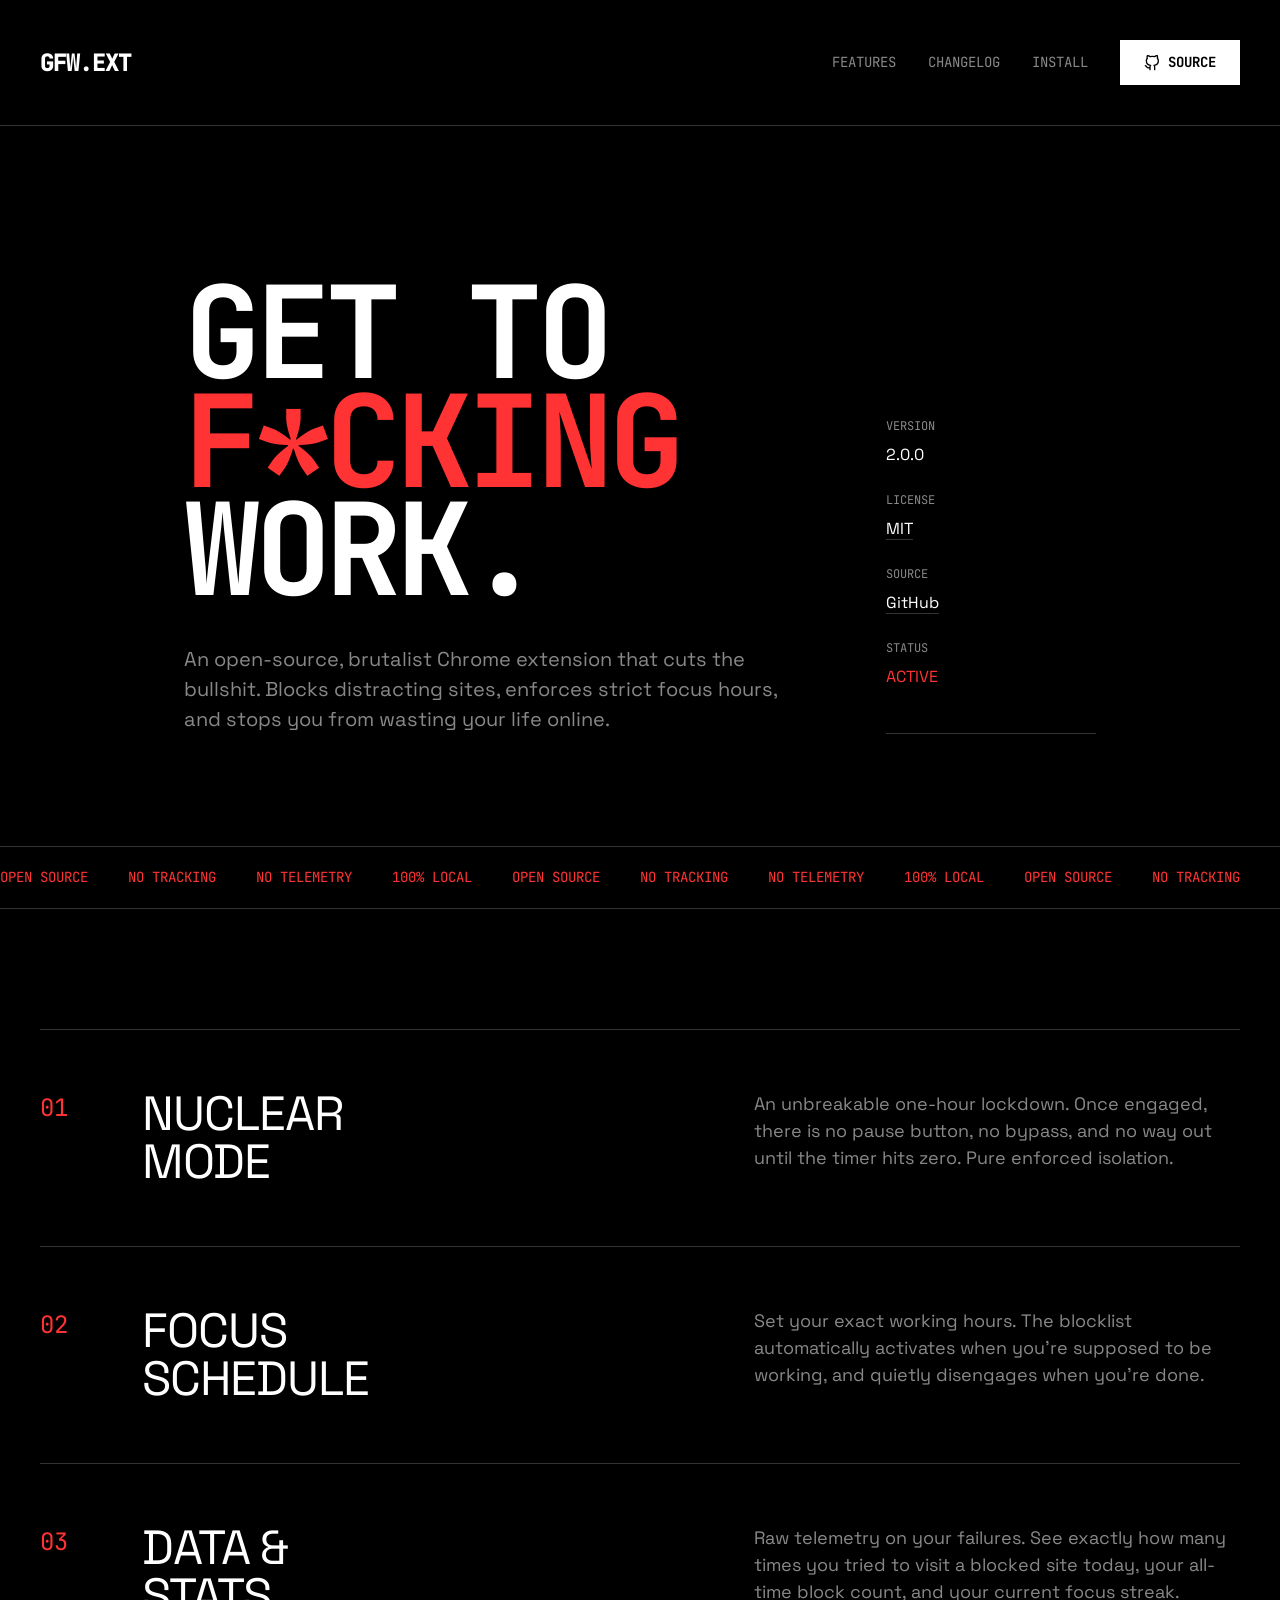
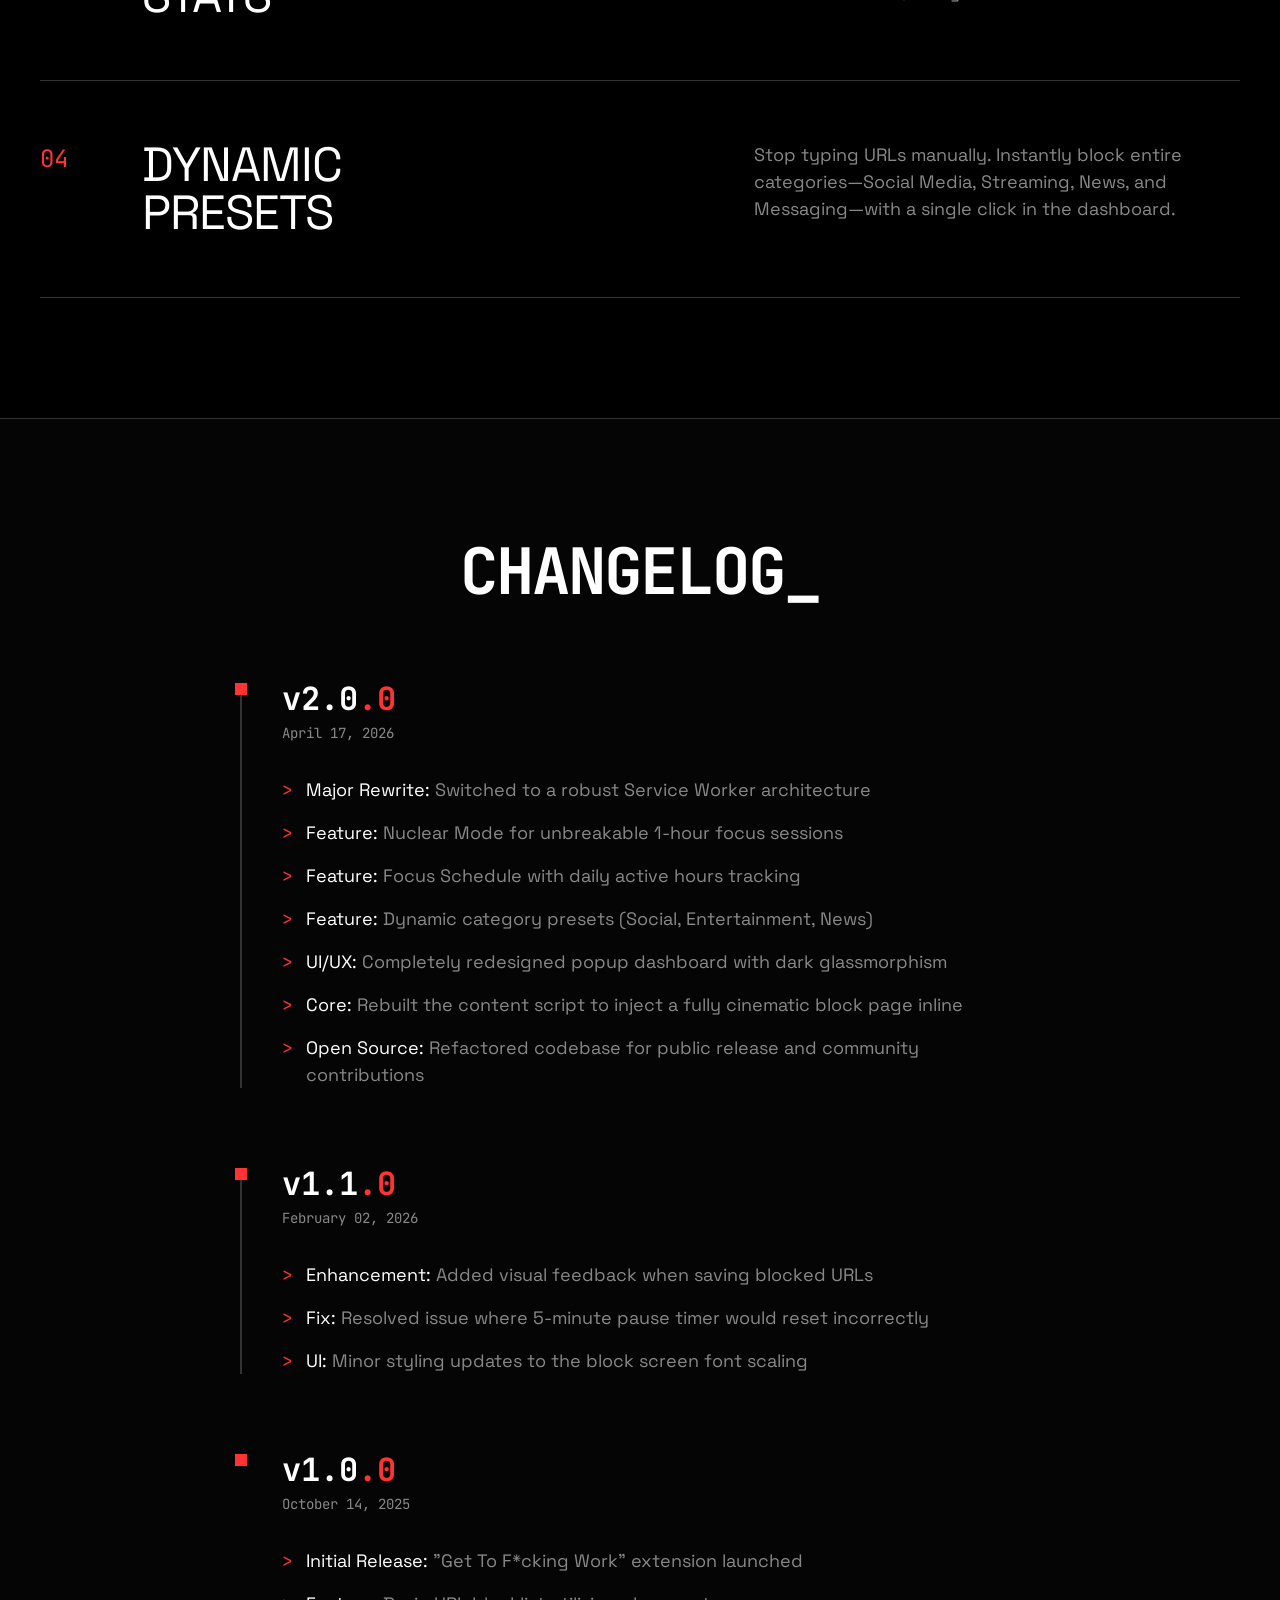
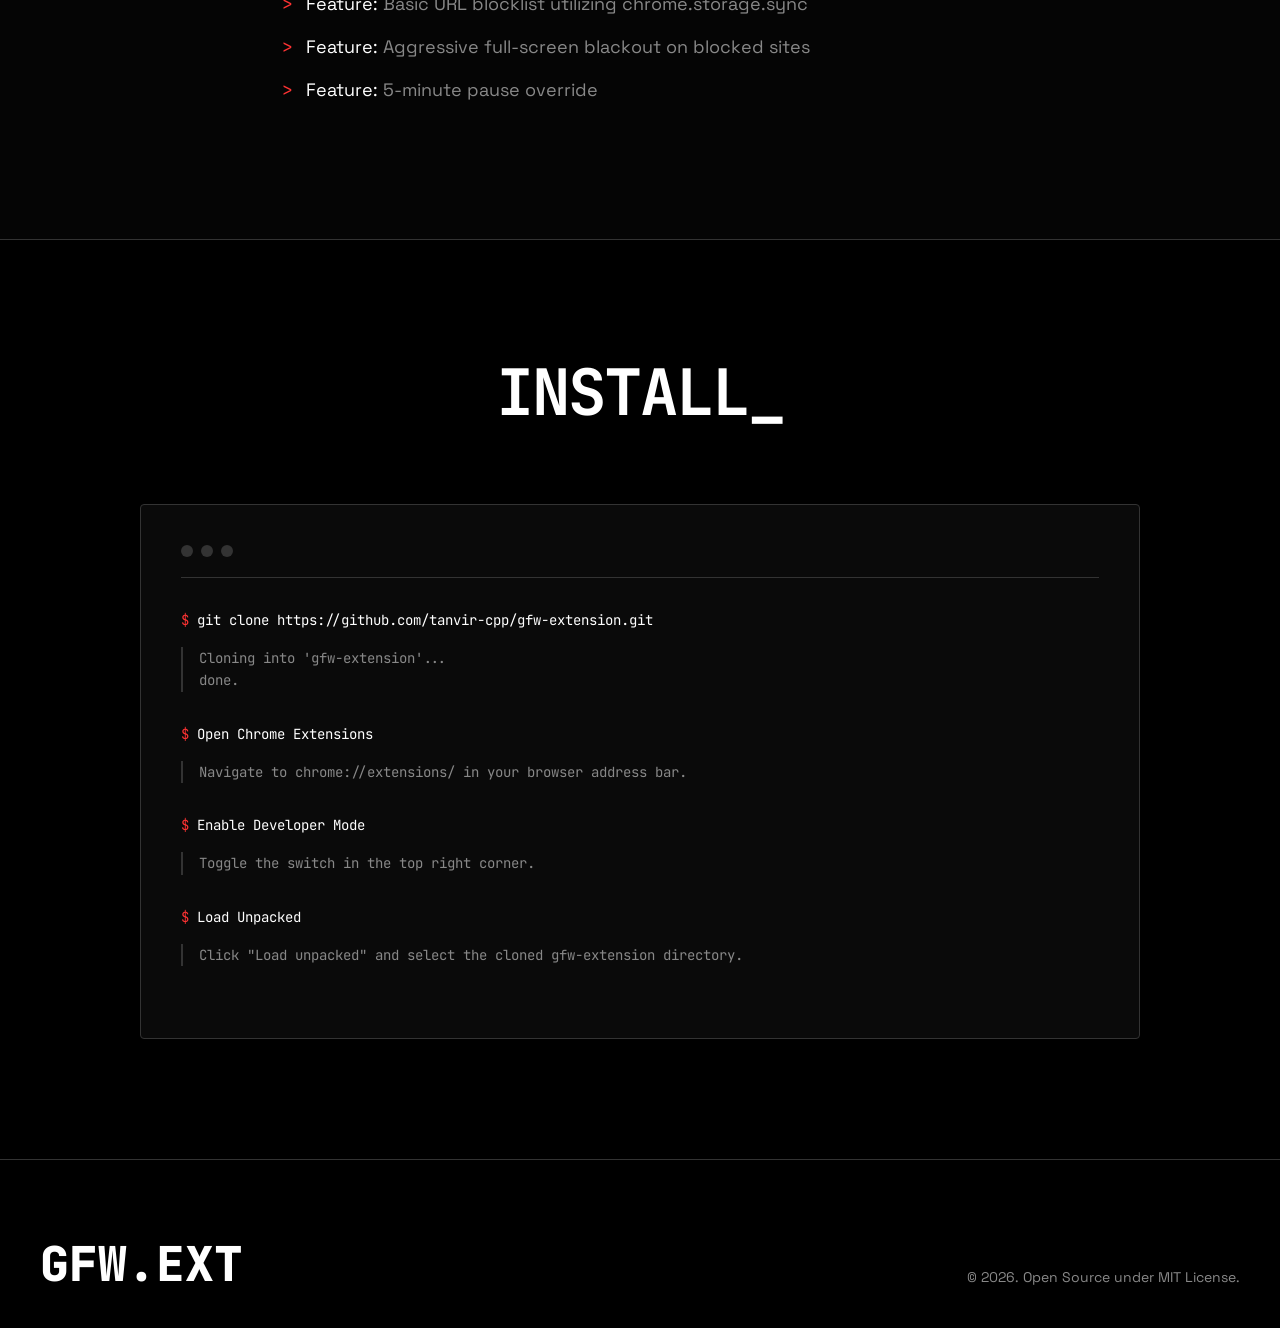
<file: index.html>
<!DOCTYPE html>
<html lang="en">
<head>
  <meta charset="utf-8">
  <meta name="viewport" content="width=device-width, initial-scale=1">
  <title>Get To F*cking Work | Open Source Productivity Extension</title>
  <meta name="description" content="An aggressive open-source productivity Chrome extension that blocks distracting websites, tracks your focus stats, and tells you to get back to work.">
  <link rel="preconnect" href="https://fonts.googleapis.com">
  <link rel="preconnect" href="https://fonts.gstatic.com" crossorigin>
  <link href="https://fonts.googleapis.com/css2?family=Space+Grotesk:wght@400;600;700&family=JetBrains+Mono:wght@400;700;800&display=swap" rel="stylesheet">
  <style>
    :root {
      --bg: #000000;
      --text: #ffffff;
      --text-muted: #888888;
      --primary: #ff3333;
      --border: #333333;
      --font-display: 'JetBrains Mono', monospace;
      --font-body: 'Space Grotesk', sans-serif;
    }

    * { margin: 0; padding: 0; box-sizing: border-box; }

    body {
      background-color: var(--bg);
      color: var(--text);
      font-family: var(--font-body);
      line-height: 1.5;
      -webkit-font-smoothing: antialiased;
      overflow-x: hidden;
    }

    ::selection {
      background: var(--primary);
      color: #000;
    }

    /* ── Typography & Grid ─────────────────────────────────────────── */
    .container {
      max-width: 1400px;
      margin: 0 auto;
      padding: 0 40px;
    }

    .grid {
      display: grid;
      grid-template-columns: repeat(12, 1fr);
      gap: 24px;
    }

    h1, h2, h3 { font-family: var(--font-display); text-transform: uppercase; }

    /* ── Header ────────────────────────────────────────────────────── */
    header {
      padding: 40px 0;
      border-bottom: 1px solid var(--border);
    }

    .nav {
      display: flex;
      justify-content: space-between;
      align-items: center;
    }

    .logo {
      font-family: var(--font-display);
      font-weight: 800;
      font-size: 24px;
      letter-spacing: -1px;
      text-decoration: none;
      color: var(--text);
    }

    .nav-links {
      display: flex;
      align-items: center;
      gap: 32px;
    }

    .nav-link {
      font-family: var(--font-display);
      font-size: 14px;
      color: var(--text-muted);
      text-decoration: none;
      transition: color 0.2s;
    }

    .nav-link:hover {
      color: var(--text);
    }

    .btn {
      display: inline-flex;
      align-items: center;
      background: var(--text);
      color: var(--bg);
      padding: 12px 24px;
      font-family: var(--font-display);
      font-weight: 700;
      font-size: 14px;
      text-decoration: none;
      text-transform: uppercase;
      transition: all 0.2s;
    }

    .btn-github {
      gap: 8px;
    }

    .btn:hover {
      background: var(--primary);
      color: var(--text);
    }

    /* ── Hero ──────────────────────────────────────────────────────── */
    .hero {
      padding: 120px 0 80px;
      min-height: 80vh;
      display: flex;
      align-items: center;
    }

    .hero .grid { align-items: end; }

    .hero-text {
      grid-column: 1 / 9;
    }

    .hero-meta {
      grid-column: 10 / 13;
      padding-bottom: 20px;
      border-bottom: 1px solid var(--border);
    }

    .hero h1 {
      font-size: clamp(4rem, 10vw, 9rem);
      line-height: 0.85;
      letter-spacing: -0.05em;
      margin-bottom: 40px;
      white-space: nowrap;
    }

    .hero h1 span { color: var(--primary); }

    .hero p {
      font-size: 20px;
      color: var(--text-muted);
      max-width: 600px;
    }

    .meta-item {
      margin-bottom: 24px;
    }

    .meta-label {
      font-family: var(--font-display);
      font-size: 12px;
      color: var(--text-muted);
      margin-bottom: 8px;
      display: block;
    }

    .meta-value {
      font-size: 16px;
    }

    .meta-value a {
      color: var(--text);
      text-decoration: none;
      border-bottom: 1px solid var(--border);
      transition: all 0.2s;
    }

    .meta-value a:hover {
      color: var(--primary);
      border-color: var(--primary);
    }

    /* ── Marquee ───────────────────────────────────────────────────── */
    .marquee {
      border-top: 1px solid var(--border);
      border-bottom: 1px solid var(--border);
      padding: 20px 0;
      overflow: hidden;
      display: flex;
      white-space: nowrap;
    }

    .marquee span {
      font-family: var(--font-display);
      font-size: 14px;
      text-transform: uppercase;
      color: var(--primary);
      padding-right: 40px;
      animation: scroll 20s linear infinite;
    }

    @keyframes scroll {
      0% { transform: translateX(0); }
      100% { transform: translateX(-100%); }
    }

    /* ── Features List ─────────────────────────────────────────────── */
    .features {
      padding: 120px 0;
    }

    .feature-row {
      border-bottom: 1px solid var(--border);
      padding: 60px 0;
      align-items: start;
    }

    .feature-row:first-child {
      border-top: 1px solid var(--border);
    }

    .f-num {
      grid-column: 1 / 2;
      font-family: var(--font-display);
      color: var(--primary);
      font-size: 24px;
    }

    .f-title {
      grid-column: 2 / 7;
      font-size: 48px;
      line-height: 1;
      letter-spacing: -1px;
    }

    .f-desc {
      grid-column: 8 / 13;
      font-size: 18px;
      color: var(--text-muted);
    }

    /* ── Changelog ─────────────────────────────────────────────────── */
    .changelog {
      padding: 120px 0;
      border-top: 1px solid var(--border);
      background: #050505;
    }

    .section-header {
      margin-bottom: 80px;
      text-align: center;
    }

    .section-header h2 {
      font-size: 64px;
      line-height: 1;
      letter-spacing: -2px;
    }

    .timeline {
      max-width: 800px;
      margin: 0 auto;
    }

    .release {
      border-left: 2px solid var(--border);
      padding-left: 40px;
      position: relative;
      margin-bottom: 80px;
    }

    .release:last-child {
      margin-bottom: 0;
      border-left-color: transparent;
    }

    .release::before {
      content: '';
      position: absolute;
      left: -7px;
      top: 0;
      width: 12px;
      height: 12px;
      background: var(--primary);
    }

    .version {
      font-family: var(--font-display);
      font-size: 32px;
      font-weight: 700;
      color: var(--text);
      margin-bottom: 8px;
      line-height: 1;
    }

    .version span {
      color: var(--primary);
    }

    .date {
      font-family: var(--font-display);
      font-size: 14px;
      color: var(--text-muted);
      margin-bottom: 32px;
    }

    .changes {
      list-style: none;
    }

    .changes li {
      margin-bottom: 16px;
      font-size: 18px;
      color: var(--text-muted);
      position: relative;
      padding-left: 24px;
    }

    .changes li::before {
      content: '>';
      position: absolute;
      left: 0;
      color: var(--primary);
      font-family: var(--font-display);
    }

    .changes li strong {
      color: var(--text);
      font-weight: normal;
    }

    /* ── Install Console ───────────────────────────────────────────── */
    .install {
      padding: 120px 0;
      border-top: 1px solid var(--border);
    }

    .console {
      background: #0a0a0a;
      border: 1px solid var(--border);
      border-radius: 4px;
      padding: 40px;
      font-family: var(--font-display);
      font-size: 14px;
      color: var(--text-muted);
      max-width: 1000px;
      margin: 0 auto;
    }

    .console-header {
      display: flex;
      gap: 8px;
      margin-bottom: 32px;
      padding-bottom: 20px;
      border-bottom: 1px solid var(--border);
    }

    .dot {
      width: 12px;
      height: 12px;
      border-radius: 50%;
      background: var(--border);
    }

    .cmd { color: var(--text); margin-bottom: 16px; }
    .cmd::before { content: "$ "; color: var(--primary); }
    
    .output { margin-bottom: 32px; padding-left: 16px; border-left: 2px solid var(--border); line-height: 1.6; }
    
    /* ── Footer ────────────────────────────────────────────────────── */
    footer {
      padding: 80px 0 40px;
      border-top: 1px solid var(--border);
    }

    .footer-grid {
      display: flex;
      justify-content: space-between;
      align-items: end;
    }

    .footer-logo {
      font-family: var(--font-display);
      font-size: 48px;
      font-weight: 800;
      line-height: 1;
    }

    .footer-copy {
      font-size: 14px;
      color: var(--text-muted);
    }

    @media (max-width: 1024px) {
      .hero-text { grid-column: 1 / 13; margin-bottom: 60px; }
      .hero-meta { grid-column: 1 / 13; display: flex; flex-wrap: wrap; gap: 40px; border-bottom: none; }
      .f-title { grid-column: 2 / 13; margin-bottom: 20px; font-size: 32px; }
      .f-desc { grid-column: 2 / 13; }
      .nav-links { display: none; }
    }
  </style>
</head>
<body>

  <header>
    <div class="container nav">
      <a href="#" class="logo">GFW.EXT</a>
      <div class="nav-links">
        <a href="#features" class="nav-link">FEATURES</a>
        <a href="#changelog" class="nav-link">CHANGELOG</a>
        <a href="#install" class="nav-link">INSTALL</a>
        <a href="https://github.com/tanvir-cpp/gfw-extension" class="btn btn-github">
          <svg viewBox="0 0 24 24" width="16" height="16" stroke="currentColor" stroke-width="2" fill="none" stroke-linecap="round" stroke-linejoin="round"><path d="M9 19c-5 1.5-5-2.5-7-3m14 6v-3.87a3.37 3.37 0 0 0-.94-2.61c3.14-.35 6.44-1.54 6.44-7A5.44 5.44 0 0 0 20 4.77 5.07 5.07 0 0 0 19.91 1S18.73.65 16 2.48a13.38 13.38 0 0 0-7 0C6.27.65 5.09 1 5.09 1A5.07 5.07 0 0 0 5 4.77a5.44 5.44 0 0 0-1.5 3.78c0 5.42 3.3 6.61 6.44 7A3.37 3.37 0 0 0 9 18.13V22"></path></svg>
          SOURCE
        </a>
      </div>
    </div>
  </header>

  <section class="hero">
    <div class="container grid">
      <div class="hero-text">
        <h1>GET TO<br><span>F*CKING</span><br>WORK.</h1>
        <p>An open-source, brutalist Chrome extension that cuts the bullshit. Blocks distracting sites, enforces strict focus hours, and stops you from wasting your life online.</p>
      </div>
      <div class="hero-meta">
        <div class="meta-item">
          <span class="meta-label">VERSION</span>
          <span class="meta-value">2.0.0</span>
        </div>
        <div class="meta-item">
          <span class="meta-label">LICENSE</span>
          <span class="meta-value"><a href="#">MIT</a></span>
        </div>
        <div class="meta-item">
          <span class="meta-label">SOURCE</span>
          <span class="meta-value"><a href="https://github.com/tanvir-cpp/gfw-extension">GitHub</a></span>
        </div>
        <div class="meta-item">
          <span class="meta-label">STATUS</span>
          <span class="meta-value" style="color: var(--primary);">ACTIVE</span>
        </div>
      </div>
    </div>
  </section>

  <div class="marquee">
    <span>OPEN SOURCE</span>
    <span>NO TRACKING</span>
    <span>NO TELEMETRY</span>
    <span>100% LOCAL</span>
    <span>OPEN SOURCE</span>
    <span>NO TRACKING</span>
    <span>NO TELEMETRY</span>
    <span>100% LOCAL</span>
    <span>OPEN SOURCE</span>
    <span>NO TRACKING</span>
    <span>NO TELEMETRY</span>
    <span>100% LOCAL</span>
  </div>

  <section id="features" class="features">
    <div class="container">
      <div class="feature-row grid">
        <div class="f-num">01</div>
        <div class="f-title">NUCLEAR<br>MODE</div>
        <div class="f-desc">An unbreakable one-hour lockdown. Once engaged, there is no pause button, no bypass, and no way out until the timer hits zero. Pure enforced isolation.</div>
      </div>
      <div class="feature-row grid">
        <div class="f-num">02</div>
        <div class="f-title">FOCUS<br>SCHEDULE</div>
        <div class="f-desc">Set your exact working hours. The blocklist automatically activates when you're supposed to be working, and quietly disengages when you're done.</div>
      </div>
      <div class="feature-row grid">
        <div class="f-num">03</div>
        <div class="f-title">DATA &<br>STATS</div>
        <div class="f-desc">Raw telemetry on your failures. See exactly how many times you tried to visit a blocked site today, your all-time block count, and your current focus streak.</div>
      </div>
      <div class="feature-row grid">
        <div class="f-num">04</div>
        <div class="f-title">DYNAMIC<br>PRESETS</div>
        <div class="f-desc">Stop typing URLs manually. Instantly block entire categories—Social Media, Streaming, News, and Messaging—with a single click in the dashboard.</div>
      </div>
    </div>
  </section>

  <section id="changelog" class="changelog">
    <div class="container">
      <div class="section-header">
        <h2>CHANGELOG_</h2>
      </div>
      <div class="timeline">
        <div class="release">
          <div class="version">v2.0<span>.0</span></div>
          <div class="date">April 17, 2026</div>
          <ul class="changes">
            <li><strong>Major Rewrite:</strong> Switched to a robust Service Worker architecture</li>
            <li><strong>Feature:</strong> Nuclear Mode for unbreakable 1-hour focus sessions</li>
            <li><strong>Feature:</strong> Focus Schedule with daily active hours tracking</li>
            <li><strong>Feature:</strong> Dynamic category presets (Social, Entertainment, News)</li>
            <li><strong>UI/UX:</strong> Completely redesigned popup dashboard with dark glassmorphism</li>
            <li><strong>Core:</strong> Rebuilt the content script to inject a fully cinematic block page inline</li>
            <li><strong>Open Source:</strong> Refactored codebase for public release and community contributions</li>
          </ul>
        </div>
        <div class="release">
          <div class="version">v1.1<span>.0</span></div>
          <div class="date">February 02, 2026</div>
          <ul class="changes">
            <li><strong>Enhancement:</strong> Added visual feedback when saving blocked URLs</li>
            <li><strong>Fix:</strong> Resolved issue where 5-minute pause timer would reset incorrectly</li>
            <li><strong>UI:</strong> Minor styling updates to the block screen font scaling</li>
          </ul>
        </div>
        <div class="release">
          <div class="version">v1.0<span>.0</span></div>
          <div class="date">October 14, 2025</div>
          <ul class="changes">
            <li><strong>Initial Release:</strong> "Get To F*cking Work" extension launched</li>
            <li><strong>Feature:</strong> Basic URL blocklist utilizing chrome.storage.sync</li>
            <li><strong>Feature:</strong> Aggressive full-screen blackout on blocked sites</li>
            <li><strong>Feature:</strong> 5-minute pause override</li>
          </ul>
        </div>
      </div>
    </div>
  </section>

  <section id="install" class="install">
    <div class="container">
      <div class="section-header">
        <h2>INSTALL_</h2>
      </div>
      <div class="console">
        <div class="console-header">
          <div class="dot"></div>
          <div class="dot"></div>
          <div class="dot"></div>
        </div>
        <div class="cmd">git clone https://github.com/tanvir-cpp/gfw-extension.git</div>
        <div class="output">Cloning into 'gfw-extension'...<br>done.</div>
        
        <div class="cmd">Open Chrome Extensions</div>
        <div class="output">Navigate to chrome://extensions/ in your browser address bar.</div>
        
        <div class="cmd">Enable Developer Mode</div>
        <div class="output">Toggle the switch in the top right corner.</div>
        
        <div class="cmd">Load Unpacked</div>
        <div class="output">Click "Load unpacked" and select the cloned gfw-extension directory.</div>
      </div>
    </div>
  </section>

  <footer>
    <div class="container footer-grid">
      <div class="footer-logo">GFW.EXT</div>
      <div class="footer-copy">© 2026. Open Source under MIT License.</div>
    </div>
  </footer>

</body>
</html>
</file>
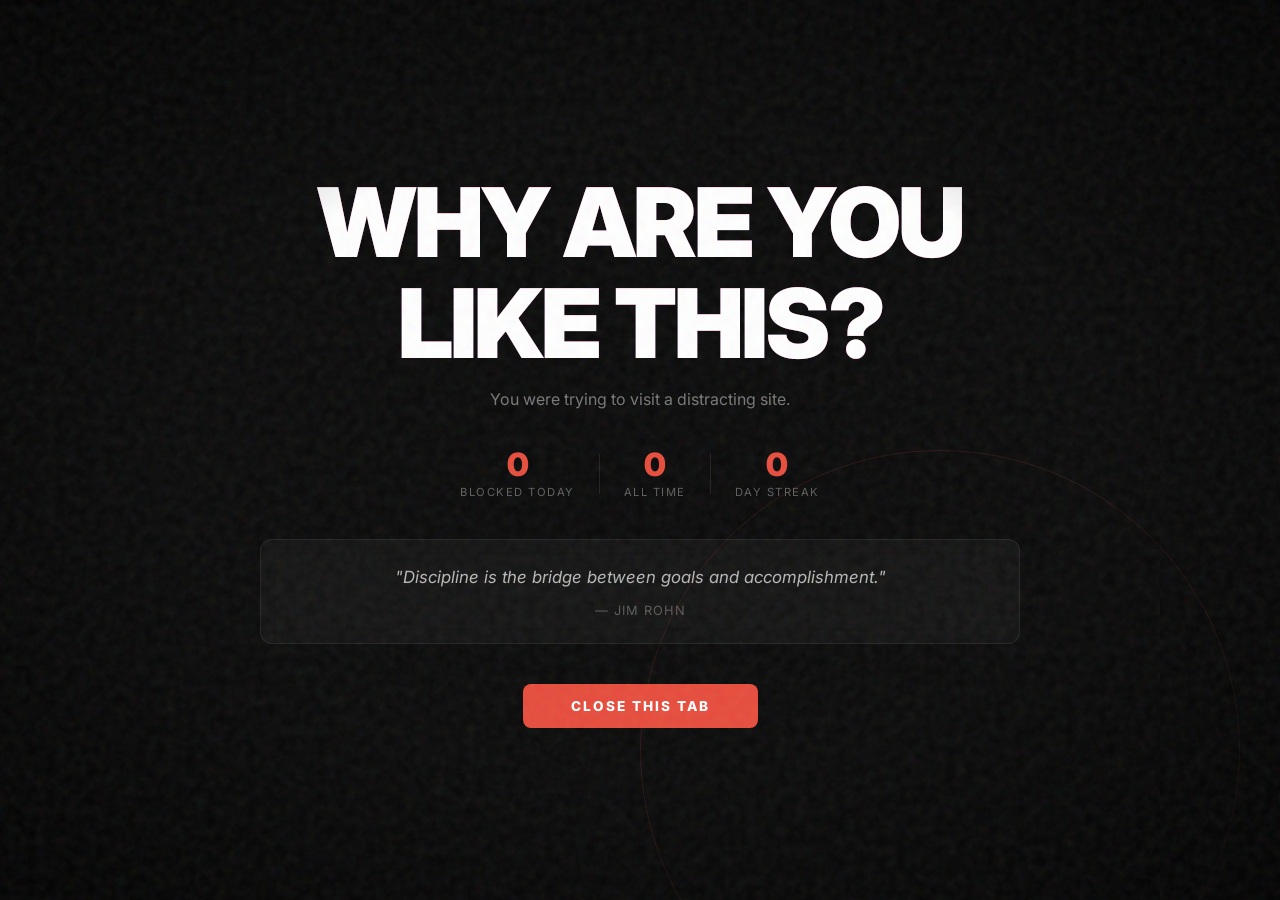
<file: gfw-extension/blocked.html>
<!DOCTYPE html>
<html lang="en">
<head>
  <meta charset="utf-8">
  <title>GET BACK TO WORK</title>
  <link rel="stylesheet" href="blocked.css">
  <link href="https://fonts.googleapis.com/css2?family=Inter:wght@400;700;900&display=swap" rel="stylesheet">
</head>
<body>
  <div class="grain-overlay"></div>
  <div class="vignette"></div>

  <div class="container">
    <div class="glitch-wrapper">
      <h1 id="mainMessage" class="glitch" data-text="">GO FUCKING WORK.</h1>
    </div>

    <div class="sub-message" id="subMessage">You were trying to visit a distracting site.</div>

    <div class="stats-bar">
      <div class="stat">
        <span class="stat-number" id="todayCount">0</span>
        <span class="stat-label">blocked today</span>
      </div>
      <div class="stat-divider"></div>
      <div class="stat">
        <span class="stat-number" id="totalCount">0</span>
        <span class="stat-label">all time</span>
      </div>
      <div class="stat-divider"></div>
      <div class="stat">
        <span class="stat-number" id="streak">0</span>
        <span class="stat-label">day streak</span>
      </div>
    </div>

    <div class="quote-card" id="quoteCard">
      <p id="quoteText"></p>
      <span id="quoteAuthor"></span>
    </div>

    <div class="timer-section" id="timerSection" style="display:none;">
      <div class="timer-label">NUCLEAR MODE ACTIVE</div>
      <div class="timer" id="nuclearTimer">00:00</div>
    </div>

    <div class="actions">
      <button id="closeBtn" class="btn btn-primary">CLOSE THIS TAB</button>
    </div>

    <div class="breathing-ring"></div>
  </div>

  <script src="shared.js"></script>
  <script src="blocked.js"></script>
</body>
</html>
</file>
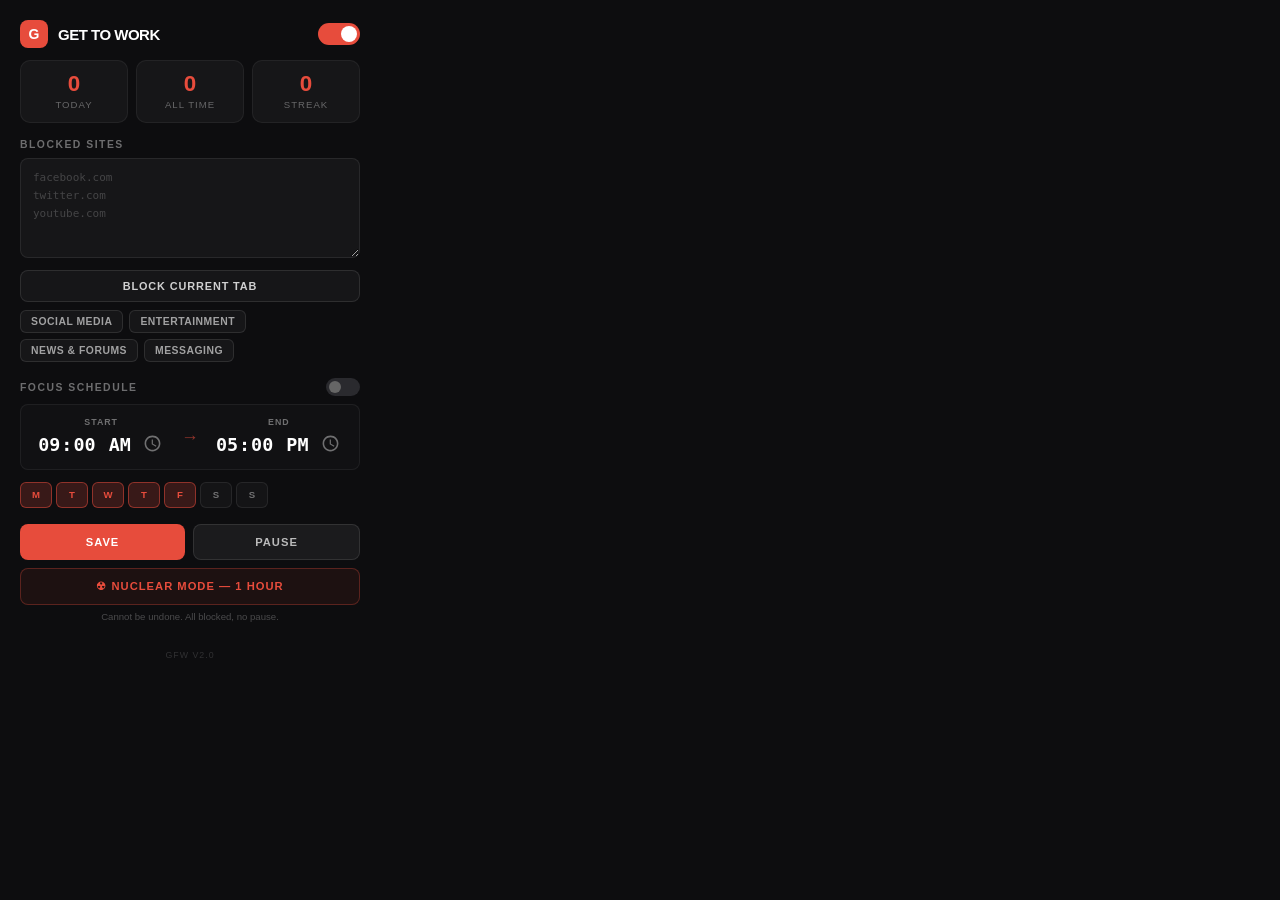
<file: gfw-extension/popup.html>
<!DOCTYPE html>
<html lang="en">
<head>
  <meta charset="utf-8">
  <title>GFW Settings</title>
  <link rel="stylesheet" href="popup.css">
</head>
<body>
  <div class="header">
    <div class="header-left">
      <div class="logo">G</div>
      <h1>Get To Work</h1>
    </div>
    <label class="master-toggle" title="Enable/Disable">
      <input type="checkbox" id="enableToggle" checked>
      <span class="toggle-slider"></span>
    </label>
  </div>

  <div class="stats-row">
    <div class="stat-card">
      <div class="stat-value" id="statToday">0</div>
      <div class="stat-label">Today</div>
    </div>
    <div class="stat-card">
      <div class="stat-value" id="statTotal">0</div>
      <div class="stat-label">All Time</div>
    </div>
    <div class="stat-card">
      <div class="stat-value" id="statStreak">0</div>
      <div class="stat-label">Streak</div>
    </div>
  </div>

  <div class="section">
    <div class="section-header">
      <span class="section-title">Blocked Sites</span>
    </div>
    <textarea id="sitesList" placeholder="facebook.com&#10;twitter.com&#10;youtube.com"></textarea>
    <button class="utility-btn" id="blockCurrentTabBtn" type="button">Block Current Tab</button>
    <div class="category-chips" id="categoryChips"></div>
  </div>

  <div class="section">
    <div class="section-header">
      <span class="section-title">Focus Schedule</span>
      <label class="small-toggle">
        <input type="checkbox" id="scheduleToggle">
        <span class="toggle-slider"></span>
      </label>
    </div>
    <div class="schedule-row">
      <div class="time-input-wrap">
        <span class="time-input-label">Start</span>
        <input type="time" class="time-input" id="scheduleStart" value="09:00">
      </div>
      <div class="schedule-separator">→</div>
      <div class="time-input-wrap">
        <span class="time-input-label">End</span>
        <input type="time" class="time-input" id="scheduleEnd" value="17:00">
      </div>
    </div>
    <div class="day-pills" id="dayPills">
      <div class="day-pill active" data-day="mon">M</div>
      <div class="day-pill active" data-day="tue">T</div>
      <div class="day-pill active" data-day="wed">W</div>
      <div class="day-pill active" data-day="thu">T</div>
      <div class="day-pill active" data-day="fri">F</div>
      <div class="day-pill" data-day="sat">S</div>
      <div class="day-pill" data-day="sun">S</div>
    </div>
  </div>

  <div class="btn-row">
    <button class="btn btn-save" id="saveBtn">Save</button>
    <button class="btn btn-pause" id="pauseBtn">Pause</button>
  </div>

  <div class="pause-options" id="pauseOptions">
    <button class="pause-option" data-minutes="5">5 min</button>
    <button class="pause-option" data-minutes="10">10 min</button>
    <button class="pause-option" data-minutes="15">15 min</button>
    <button class="pause-option" data-minutes="30">30 min</button>
  </div>

  <div class="nuclear-section">
    <button class="nuclear-btn" id="nuclearBtn">☢ NUCLEAR MODE — 1 HOUR</button>
    <div class="nuclear-info">Cannot be undone. All blocked, no pause.</div>
  </div>

  <div class="toast" id="toast">Saved!</div>
  <div class="footer">GFW v2.0</div>

  <script src="shared.js"></script>
  <script src="popup.js"></script>
</body>
</html>
</file>
<file: gfw-extension/blocked.css>
/* ── Blocked Page Styles ──────────────────────────────────────────── */
/* Premium, aggressive, dark design with subtle animations */

*, *::before, *::after {
  margin: 0;
  padding: 0;
  box-sizing: border-box;
}

@keyframes fadeInUp {
  from { opacity: 0; transform: translateY(30px); }
  to   { opacity: 1; transform: translateY(0); }
}

@keyframes pulseGlow {
  0%, 100% { text-shadow: 0 0 20px rgba(231, 76, 60, 0.3); }
  50%      { text-shadow: 0 0 60px rgba(231, 76, 60, 0.6), 0 0 120px rgba(231, 76, 60, 0.2); }
}

@keyframes breathe {
  0%, 100% { transform: translate(-50%, -50%) scale(1);   opacity: 0.1; }
  50%      { transform: translate(-50%, -50%) scale(1.15); opacity: 0.25; }
}

@keyframes grain {
  0%, 100% { transform: translate(0, 0); }
  10%      { transform: translate(-5%, -10%); }
  30%      { transform: translate(3%, -15%); }
  50%      { transform: translate(12%, 9%); }
  70%      { transform: translate(9%, 4%); }
  90%      { transform: translate(-1%, 7%); }
}

@keyframes glitchTop {
  0%   { clip-path: inset(0 0 95% 0); transform: translate(0); }
  20%  { clip-path: inset(20% 0 60% 0); transform: translate(-4px, -2px); }
  40%  { clip-path: inset(50% 0 30% 0); transform: translate(3px, 1px); }
  60%  { clip-path: inset(70% 0 10% 0); transform: translate(-2px, 3px); }
  80%  { clip-path: inset(10% 0 80% 0); transform: translate(5px, -1px); }
  100% { clip-path: inset(0 0 95% 0); transform: translate(0); }
}

@keyframes glitchBottom {
  0%   { clip-path: inset(95% 0 0 0); transform: translate(0); }
  20%  { clip-path: inset(60% 0 20% 0); transform: translate(4px, 2px); }
  40%  { clip-path: inset(30% 0 50% 0); transform: translate(-3px, -1px); }
  60%  { clip-path: inset(10% 0 70% 0); transform: translate(2px, -3px); }
  80%  { clip-path: inset(80% 0 10% 0); transform: translate(-5px, 1px); }
  100% { clip-path: inset(95% 0 0 0); transform: translate(0); }
}

body, html {
  width: 100%;
  height: 100%;
  background: #0a0a0a;
  color: #ffffff;
  font-family: 'Inter', -apple-system, BlinkMacSystemFont, sans-serif;
  display: flex;
  justify-content: center;
  align-items: center;
  overflow: hidden;
  position: relative;
}

/* Film grain overlay */
.grain-overlay {
  position: fixed;
  top: -50%;
  left: -50%;
  width: 200%;
  height: 200%;
  background: url('data:image/svg+xml,<svg xmlns="http://www.w3.org/2000/svg" viewBox="0 0 200 200"><filter id="n"><feTurbulence type="fractalNoise" baseFrequency="0.9" numOctaves="4" stitchTiles="stitch"/></filter><rect width="100%" height="100%" filter="url(%23n)" opacity="0.08"/></svg>');
  animation: grain 8s steps(10) infinite;
  pointer-events: none;
  z-index: 100;
}

/* Vignette */
.vignette {
  position: fixed;
  top: 0; left: 0; width: 100%; height: 100%;
  background: radial-gradient(ellipse at center, transparent 50%, rgba(0,0,0,0.8) 100%);
  pointer-events: none;
  z-index: 99;
}

.container {
  text-align: center;
  max-width: 800px;
  padding: 40px 20px;
  z-index: 10;
  position: relative;
}

/* ── Glitch Title ─────────────────────────────────────────────────── */
.glitch-wrapper {
  position: relative;
  display: inline-block;
  margin-bottom: 16px;
}

h1.glitch {
  font-size: clamp(2.5rem, 8vw, 6rem);
  font-weight: 900;
  text-transform: uppercase;
  letter-spacing: -3px;
  line-height: 1.05;
  color: #fff;
  animation: fadeInUp 0.6s ease-out, pulseGlow 4s ease-in-out infinite;
  position: relative;
}

h1.glitch::before,
h1.glitch::after {
  content: attr(data-text);
  position: absolute;
  top: 0;
  left: 0;
  width: 100%;
  height: 100%;
  font-size: inherit;
  font-weight: inherit;
  text-transform: inherit;
  letter-spacing: inherit;
  line-height: inherit;
}

h1.glitch::before {
  color: #ff004c;
  animation: glitchTop 3s linear infinite;
  z-index: -1;
}

h1.glitch::after {
  color: #00e5ff;
  animation: glitchBottom 2.5s linear infinite;
  z-index: -2;
}

/* ── Sub-message ──────────────────────────────────────────────────── */
.sub-message {
  font-size: 1rem;
  color: rgba(255,255,255,0.45);
  margin-bottom: 40px;
  animation: fadeInUp 0.8s ease-out;
  font-weight: 400;
}

/* ── Stats Bar ────────────────────────────────────────────────────── */
.stats-bar {
  display: flex;
  justify-content: center;
  align-items: center;
  gap: 24px;
  margin-bottom: 40px;
  animation: fadeInUp 1s ease-out;
}

.stat {
  display: flex;
  flex-direction: column;
  align-items: center;
}

.stat-number {
  font-size: 2rem;
  font-weight: 900;
  color: #e74c3c;
  line-height: 1;
}

.stat-label {
  font-size: 0.7rem;
  text-transform: uppercase;
  letter-spacing: 1.5px;
  color: rgba(255,255,255,0.35);
  margin-top: 4px;
}

.stat-divider {
  width: 1px;
  height: 40px;
  background: rgba(255,255,255,0.1);
}

/* ── Quote Card ───────────────────────────────────────────────────── */
.quote-card {
  background: rgba(255,255,255,0.04);
  border: 1px solid rgba(255,255,255,0.08);
  border-radius: 12px;
  padding: 24px 32px;
  margin-bottom: 40px;
  animation: fadeInUp 1.2s ease-out;
  backdrop-filter: blur(10px);
  -webkit-backdrop-filter: blur(10px);
}

.quote-card p {
  font-size: 1.05rem;
  font-style: italic;
  color: rgba(255,255,255,0.7);
  line-height: 1.6;
  margin-bottom: 8px;
}

.quote-card span {
  font-size: 0.8rem;
  color: rgba(255,255,255,0.3);
  text-transform: uppercase;
  letter-spacing: 1px;
}

/* ── Nuclear Timer ────────────────────────────────────────────────── */
.timer-section {
  margin-bottom: 32px;
  animation: fadeInUp 1.4s ease-out;
}

.timer-label {
  font-size: 0.7rem;
  text-transform: uppercase;
  letter-spacing: 3px;
  color: #e74c3c;
  margin-bottom: 8px;
  font-weight: 700;
}

.timer {
  font-size: 2.5rem;
  font-weight: 900;
  color: #e74c3c;
  font-variant-numeric: tabular-nums;
}

/* ── Actions ──────────────────────────────────────────────────────── */
.actions {
  animation: fadeInUp 1.6s ease-out;
}

.btn {
  padding: 14px 48px;
  border: none;
  border-radius: 8px;
  font-family: 'Inter', sans-serif;
  font-size: 0.85rem;
  font-weight: 800;
  text-transform: uppercase;
  letter-spacing: 2px;
  cursor: pointer;
  transition: all 0.2s ease;
}

.btn-primary {
  background: #e74c3c;
  color: #fff;
}

.btn-primary:hover {
  background: #ff6b5a;
  transform: translateY(-2px);
  box-shadow: 0 8px 30px rgba(231, 76, 60, 0.4);
}

.btn-primary:active {
  transform: translateY(0);
}

/* ── Breathing Ring ───────────────────────────────────────────────── */
.breathing-ring {
  position: fixed;
  top: 50%;
  left: 50%;
  width: 600px;
  height: 600px;
  border-radius: 50%;
  border: 1px solid rgba(231, 76, 60, 0.15);
  animation: breathe 6s ease-in-out infinite;
  pointer-events: none;
  z-index: 1;
}

/* ── Responsive ───────────────────────────────────────────────────── */
@media (max-width: 600px) {
  .stats-bar { gap: 16px; }
  .stat-number { font-size: 1.5rem; }
  .quote-card { padding: 16px 20px; }
  .btn { padding: 12px 32px; width: 100%; }
}
</file>
<file: gfw-extension/popup.css>
/* ── Popup Styles ───────────────────────────────────────────────── */
*, *::before, *::after { margin: 0; padding: 0; box-sizing: border-box; }

body {
  width: 380px;
  font-family: 'Inter', -apple-system, BlinkMacSystemFont, sans-serif;
  background: #0d0d0f;
  color: #e8e8e8;
  overflow-x: hidden;
}

::-webkit-scrollbar { width: 4px; }
::-webkit-scrollbar-track { background: transparent; }
::-webkit-scrollbar-thumb { background: rgba(255,255,255,0.15); border-radius: 4px; }

/* Header */
.header {
  padding: 20px 20px 12px;
  display: flex;
  align-items: center;
  justify-content: space-between;
}
.header-left { display: flex; align-items: center; gap: 10px; }
.logo {
  width: 28px; height: 28px; background: #e74c3c; border-radius: 8px;
  display: flex; align-items: center; justify-content: center;
  font-weight: 900; font-size: 14px; color: #fff;
}
.header h1 {
  font-size: 15px; font-weight: 900; text-transform: uppercase;
  letter-spacing: -0.5px; color: #fff;
}

/* Toggle */
.master-toggle { position: relative; display: inline-block; width: 42px; height: 22px; cursor: pointer; }
.master-toggle input { opacity: 0; width: 0; height: 0; }
.toggle-slider {
  position: absolute; top: 0; left: 0; right: 0; bottom: 0;
  background: #2a2a2e; border-radius: 12px; transition: background 0.3s;
}
.toggle-slider::before {
  content: ''; position: absolute; width: 16px; height: 16px; border-radius: 50%;
  background: #666; left: 3px; top: 3px; transition: all 0.3s;
}
.master-toggle input:checked + .toggle-slider { background: #e74c3c; }
.master-toggle input:checked + .toggle-slider::before { background: #fff; transform: translateX(20px); }

/* Stats */
.stats-row { display: flex; gap: 8px; padding: 0 20px; margin-bottom: 16px; }
.stat-card {
  flex: 1; background: rgba(255,255,255,0.04);
  border: 1px solid rgba(255,255,255,0.06); border-radius: 10px;
  padding: 12px; text-align: center;
}
.stat-value { font-size: 1.4rem; font-weight: 900; color: #e74c3c; line-height: 1; }
.stat-label {
  font-size: 0.6rem; text-transform: uppercase; letter-spacing: 1px;
  color: rgba(255,255,255,0.35); margin-top: 4px;
}

/* Sections */
.section { padding: 0 20px; margin-bottom: 16px; }
.section-header {
  display: flex; align-items: center; justify-content: space-between; margin-bottom: 8px;
}
.section-title {
  font-size: 0.65rem; text-transform: uppercase; letter-spacing: 1.5px;
  color: rgba(255,255,255,0.4); font-weight: 700;
}

/* Textarea */
textarea {
  width: 100%; height: 100px; background: rgba(255,255,255,0.04);
  border: 1px solid rgba(255,255,255,0.08); border-radius: 8px;
  padding: 10px 12px; color: #e0e0e0;
  font-family: 'JetBrains Mono', 'Fira Code', monospace;
  font-size: 11px; line-height: 1.6; resize: vertical; transition: border-color 0.2s;
}
textarea:focus { outline: none; border-color: rgba(231,76,60,0.5); }
textarea::placeholder { color: rgba(255,255,255,0.2); }

.utility-btn {
  width: 100%;
  margin-top: 8px;
  padding: 9px 12px;
  border: 1px solid rgba(255,255,255,0.1);
  border-radius: 8px;
  background: rgba(255,255,255,0.04);
  color: rgba(255,255,255,0.8);
  font-family: 'Inter', sans-serif;
  font-size: 0.68rem;
  font-weight: 700;
  text-transform: uppercase;
  letter-spacing: 0.9px;
  cursor: pointer;
  transition: all 0.2s ease;
}

.utility-btn:hover:not(:disabled) {
  border-color: rgba(231,76,60,0.35);
  background: rgba(231,76,60,0.12);
  color: #ffffff;
}

.utility-btn:disabled {
  opacity: 0.45;
  cursor: not-allowed;
}

/* Category Chips */
.category-chips { display: flex; flex-wrap: wrap; gap: 6px; margin-top: 8px; }
.chip {
  padding: 5px 10px; font-size: 0.65rem; font-weight: 600; border-radius: 6px;
  border: 1px solid rgba(255,255,255,0.1); background: rgba(255,255,255,0.04);
  color: rgba(255,255,255,0.6); cursor: pointer; transition: all 0.2s;
  text-transform: uppercase; letter-spacing: 0.5px;
}
.chip:hover {
  background: rgba(231,76,60,0.15); border-color: rgba(231,76,60,0.3); color: #e74c3c;
}
.chip.active {
  background: rgba(231,76,60,0.2); border-color: #e74c3c; color: #e74c3c;
}

/* Schedule */
.schedule-row {
  display: flex; align-items: center; justify-content: space-between;
  background: rgba(255,255,255,0.02); border: 1px solid rgba(255,255,255,0.06);
  border-radius: 8px; padding: 12px 16px; margin-bottom: 12px;
}
.time-input-wrap { display: flex; flex-direction: column; align-items: center; }
.time-input-label {
  font-size: 0.55rem; text-transform: uppercase; color: rgba(255,255,255,0.4);
  letter-spacing: 1px; margin-bottom: 4px; font-weight: 700;
}
.time-input {
  background: transparent; border: none; color: #fff;
  font-family: 'JetBrains Mono', 'Fira Code', monospace; font-size: 1.15rem; font-weight: 800;
  width: auto; text-align: center; outline: none; cursor: pointer;
}
.time-input::-webkit-calendar-picker-indicator {
  filter: invert(1); opacity: 0.4; cursor: pointer; transition: opacity 0.2s;
}
.time-input::-webkit-calendar-picker-indicator:hover { opacity: 1; }
.schedule-separator { color: #e74c3c; font-size: 1.1rem; opacity: 0.6; font-weight: 800; padding: 0 10px; }

.day-pills { display: flex; gap: 4px; }
.day-pill {
  width: 32px; height: 26px; display: flex; align-items: center; justify-content: center;
  font-size: 0.6rem; font-weight: 700; border-radius: 6px;
  border: 1px solid rgba(255,255,255,0.08); background: rgba(255,255,255,0.03);
  color: rgba(255,255,255,0.4); cursor: pointer; transition: all 0.2s; text-transform: uppercase;
}
.day-pill.active {
  background: rgba(231,76,60,0.2); border-color: rgba(231,76,60,0.5); color: #e74c3c;
}

.small-toggle { position: relative; display: inline-block; width: 34px; height: 18px; cursor: pointer; }
.small-toggle input { opacity: 0; width: 0; height: 0; }
.small-toggle .toggle-slider {
  position: absolute; top: 0; left: 0; right: 0; bottom: 0;
  background: #2a2a2e; border-radius: 10px; transition: background 0.3s;
}
.small-toggle .toggle-slider::before {
  content: ''; position: absolute; width: 12px; height: 12px; border-radius: 50%;
  background: #666; left: 3px; top: 3px; transition: all 0.3s;
}
.small-toggle input:checked + .toggle-slider { background: #e74c3c; }
.small-toggle input:checked + .toggle-slider::before { background: #fff; transform: translateX(16px); }

/* Buttons */
.btn-row { display: flex; gap: 8px; padding: 0 20px; margin-bottom: 8px; }
.btn {
  flex: 1; padding: 11px 0; border: none; border-radius: 8px;
  font-family: 'Inter', sans-serif; font-size: 0.7rem; font-weight: 800;
  text-transform: uppercase; letter-spacing: 1px; cursor: pointer; transition: all 0.2s;
}
.btn-save { background: #e74c3c; color: #fff; }
.btn-save:hover {
  background: #ff6b5a; transform: translateY(-1px);
  box-shadow: 0 4px 15px rgba(231,76,60,0.3);
}
.btn-pause {
  background: rgba(255,255,255,0.06); color: rgba(255,255,255,0.7);
  border: 1px solid rgba(255,255,255,0.1);
}
.btn-pause:hover { background: rgba(255,255,255,0.1); }
.btn-pause.paused {
  background: rgba(39,174,96,0.2); border-color: rgba(39,174,96,0.4); color: #27ae60;
}
.btn:active { transform: translateY(0); }

/* Pause Options */
.pause-options { display: none; gap: 4px; padding: 0 20px; margin-bottom: 12px; }
.pause-options.visible { display: flex; }
.pause-option {
  flex: 1; padding: 6px 0; border: 1px solid rgba(255,255,255,0.08);
  border-radius: 6px; background: rgba(255,255,255,0.03);
  color: rgba(255,255,255,0.5); font-family: 'Inter', sans-serif;
  font-size: 0.6rem; font-weight: 700; text-align: center;
  cursor: pointer; transition: all 0.15s;
}
.pause-option:hover { border-color: rgba(231,76,60,0.3); color: #e74c3c; }

/* Nuclear */
.nuclear-section { padding: 0 20px; margin-bottom: 16px; }
.nuclear-btn {
  width: 100%; padding: 11px 0;
  border: 1px solid rgba(231,76,60,0.3); border-radius: 8px;
  background: rgba(231,76,60,0.08); color: #e74c3c;
  font-family: 'Inter', sans-serif; font-size: 0.7rem; font-weight: 800;
  text-transform: uppercase; letter-spacing: 1px; cursor: pointer; transition: all 0.2s;
}
.nuclear-btn:hover {
  background: rgba(231,76,60,0.15); border-color: rgba(231,76,60,0.5);
  box-shadow: 0 0 20px rgba(231,76,60,0.15);
}
.nuclear-btn.active { background: #e74c3c; color: #fff; border-color: #e74c3c; }
.nuclear-info {
  font-size: 0.6rem; color: rgba(255,255,255,0.25);
  text-align: center; margin-top: 6px;
}

/* Toast */
.toast {
  position: fixed; bottom: 20px; left: 50%;
  transform: translateX(-50%) translateY(80px);
  padding: 10px 20px; background: #27ae60; color: #fff;
  font-size: 0.7rem; font-weight: 700; text-transform: uppercase;
  letter-spacing: 1px; border-radius: 8px; transition: transform 0.3s ease; z-index: 100;
}
.toast.visible { transform: translateX(-50%) translateY(0); }

/* Footer */
.footer {
  padding: 12px 20px 16px; text-align: center;
  font-size: 0.55rem; color: rgba(255,255,255,0.15);
  text-transform: uppercase; letter-spacing: 1px;
}
</file>
